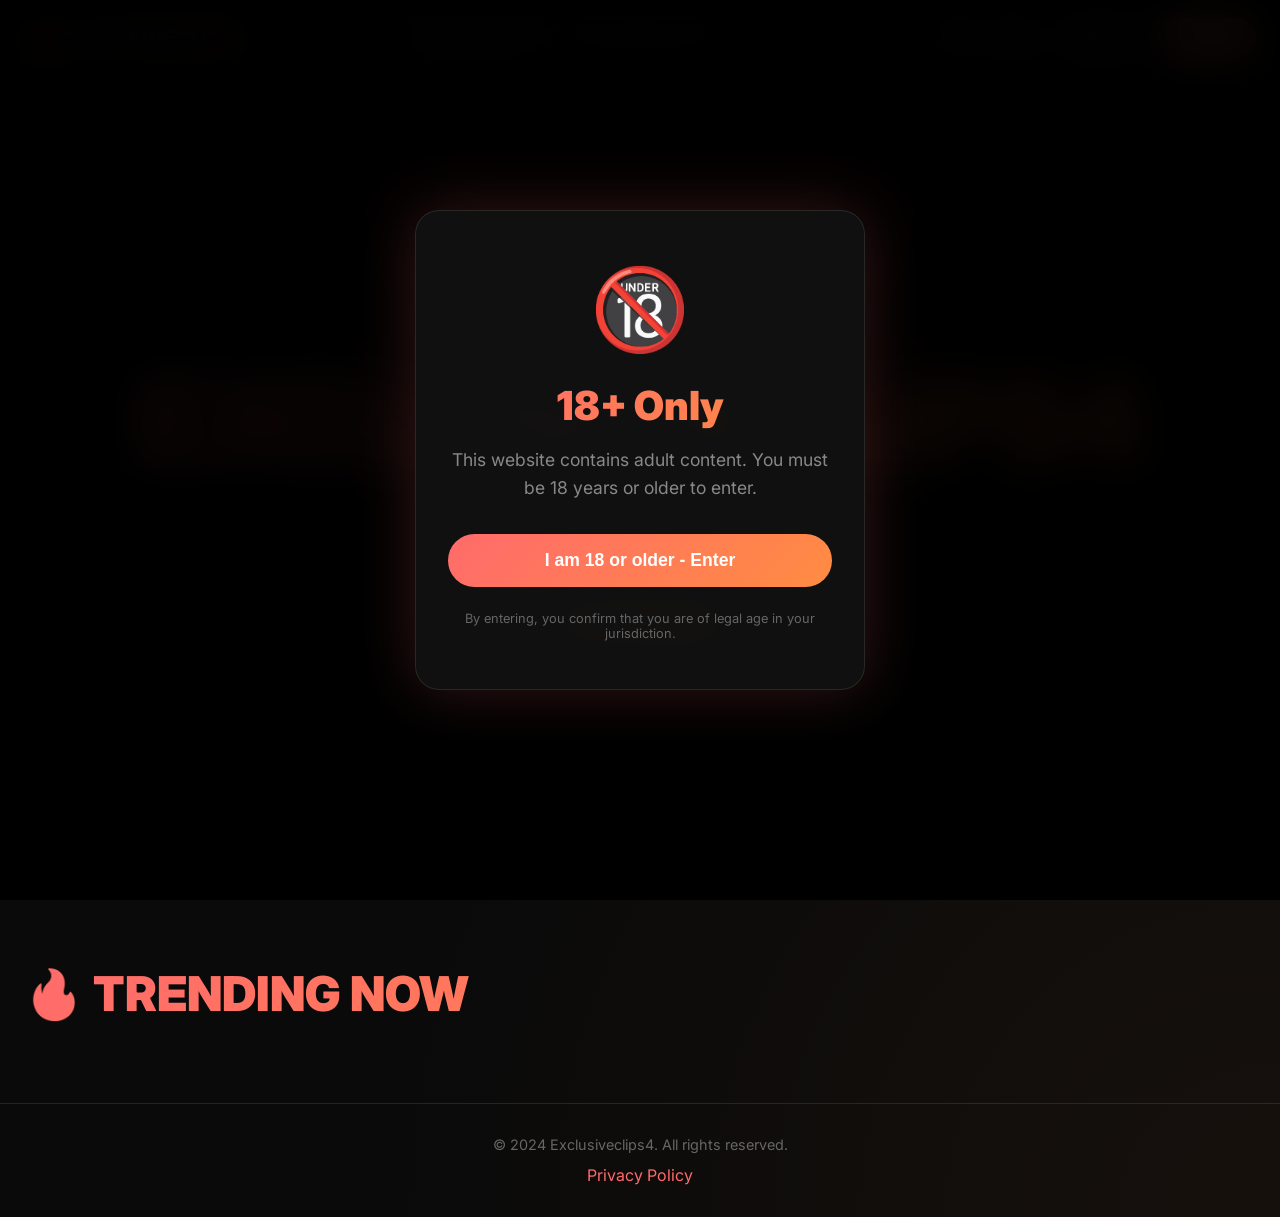
<file: static-site/index.html>
<!DOCTYPE html>
<html lang="en">
<head>
  <meta charset="UTF-8">
  <meta name="viewport" content="width=device-width, initial-scale=1.0, maximum-scale=1.0, user-scalable=no">
  <meta name="description" content="Exclusive premium content streaming platform">
  <meta name="theme-color" content="#0a0a0a">
  <title>Exclusiveclips4 - Premium Streaming</title>
  <link rel="stylesheet" href="styles.css">
  <link href="https://fonts.googleapis.com/css2?family=Inter:wght@400;600;700;900&display=swap" rel="stylesheet">
</head>
<body>
<!-- Age Gate Overlay -->
<div id="ageGateOverlay" class="age-gate-overlay">
  <div class="age-gate-content">
    <div class="age-gate-icon">🔞</div>
    <h2 class="age-gate-title">18+ Only</h2>
    <p class="age-gate-text">This website contains adult content. You must be 18 years or older to enter.</p>
    <button id="enterSiteBtn" class="btn btn-primary btn-large age-gate-btn">
      I am 18 or older - Enter
    </button>
    <p class="age-gate-disclaimer">By entering, you confirm that you are of legal age in your jurisdiction.</p>
  </div>
</div>

<!-- Header -->
<header class="header">
    <div class="header-content">
      <a href="index.html" class="logo">
        <span class="logo-icon">🔥</span>
        <span class="logo-text">EXCLUSIVECLIPS4</span>
      </a>
      
      <div class="search-box">
        <input type="text" id="searchInput" placeholder="Search videos..." class="search-input">
      </div>
      
      <div class="header-actions">
        <!-- Mobile search toggle -->
        <button class="btn-icon mobile-only" id="searchBtn" aria-label="Search">
          <svg xmlns="http://www.w3.org/2000/svg" width="20" height="20" viewBox="0 0 24 24" fill="none" stroke="currentColor" stroke-width="2" stroke-linecap="round" stroke-linejoin="round">
            <circle cx="11" cy="11" r="8"></circle>
            <path d="m21 21-4.3-4.3"></path>
          </svg>
        </button>
        
        <!-- Mobile menu toggle -->
        <button class="btn-icon mobile-only" id="mobileMenuBtn" aria-label="Menu">
          <svg xmlns="http://www.w3.org/2000/svg" width="24" height="24" viewBox="0 0 24 24" fill="none" stroke="currentColor" stroke-width="2" stroke-linecap="round" stroke-linejoin="round">
            <line x1="3" y1="12" x2="21" y2="12"></line>
            <line x1="3" y1="6" x2="21" y2="6"></line>
            <line x1="3" y1="18" x2="21" y2="18"></line>
          </svg>
        </button>
        
        <!-- Desktop buttons -->
        <button class="btn btn-secondary desktop-only">Upload</button>
        <button class="btn btn-primary desktop-only">Sign In</button>
      </div>
    </div>
    <div class="categories" id="categories">
      <!-- Categories will be populated by JS -->
    </div>
  </header>

  <!-- Mobile Menu Overlay -->
  <div class="mobile-menu" id="mobileMenu">
    <div class="mobile-menu-content">
      <button class="mobile-menu-close" id="closeMobileMenu" aria-label="Close menu">
        <svg xmlns="http://www.w3.org/2000/svg" width="24" height="24" viewBox="0 0 24 24" fill="none" stroke="currentColor" stroke-width="2" stroke-linecap="round" stroke-linejoin="round">
          <line x1="18" y1="6" x2="6" y2="18"></line>
          <line x1="6" y1="6" x2="18" y2="18"></line>
        </svg>
      </button>
      <nav class="mobile-nav">
        <a href="index.html" class="mobile-nav-link active">Home</a>
        <a href="#" class="mobile-nav-link">Upload</a>
        <a href="#" class="mobile-nav-link">Sign In</a>
        <a href="privacy-policy.html" class="mobile-nav-link">Privacy Policy</a>
      </nav>
    </div>
  </div>

  <!-- Hero Section -->
  <section class="hero">
    <h1 class="hero-title">
      <span class="gradient-text">EXCLUSIVECLIPS4</span>
    </h1>
    <p class="hero-subtitle">Premium streaming experience with ultra HD quality</p>
    <button class="btn btn-primary btn-large" onclick="scrollToVideos()">
      Explore Now
    </button>
  </section>

  <!-- Videos Section -->
  <section class="videos-section" id="videos-section">
    <h2 class="section-title gradient-text">🔥 TRENDING NOW</h2>
    <div class="video-grid" id="videoGrid">
      <!-- Videos will be populated by JS -->
    </div>
  </section>


  <!-- Video Player Modal -->
  <div class="modal" id="videoModal">
    <div class="modal-content">
      <button class="modal-close" onclick="closeModal()" aria-label="Close video">
        <svg xmlns="http://www.w3.org/2000/svg" width="24" height="24" viewBox="0 0 24 24" fill="none" stroke="currentColor" stroke-width="2" stroke-linecap="round" stroke-linejoin="round">
          <line x1="18" y1="6" x2="6" y2="18"></line>
          <line x1="6" y1="6" x2="18" y2="18"></line>
        </svg>
      </button>
      <div class="video-container" id="videoContainer">
        <!-- Bunny.net responsive embed will be injected here -->
      </div>
      <div class="video-info">
        <h3 id="videoTitle"></h3>
        <div class="video-meta">
          <span id="videoDuration"></span>
          <span id="videoViews"></span>
        </div>
        <div class="video-tags" id="videoTags"></div>
      </div>
    </div>
  </div>

  <!-- Footer -->
  <footer class="footer">
    <div class="footer-content">
      <p>&copy; 2024 Exclusiveclips4. All rights reserved.</p>
      <a href="privacy-policy.html">Privacy Policy</a>
    </div>
  </footer>

  <script src="app.js"></script>
</body>
</html>
</file>
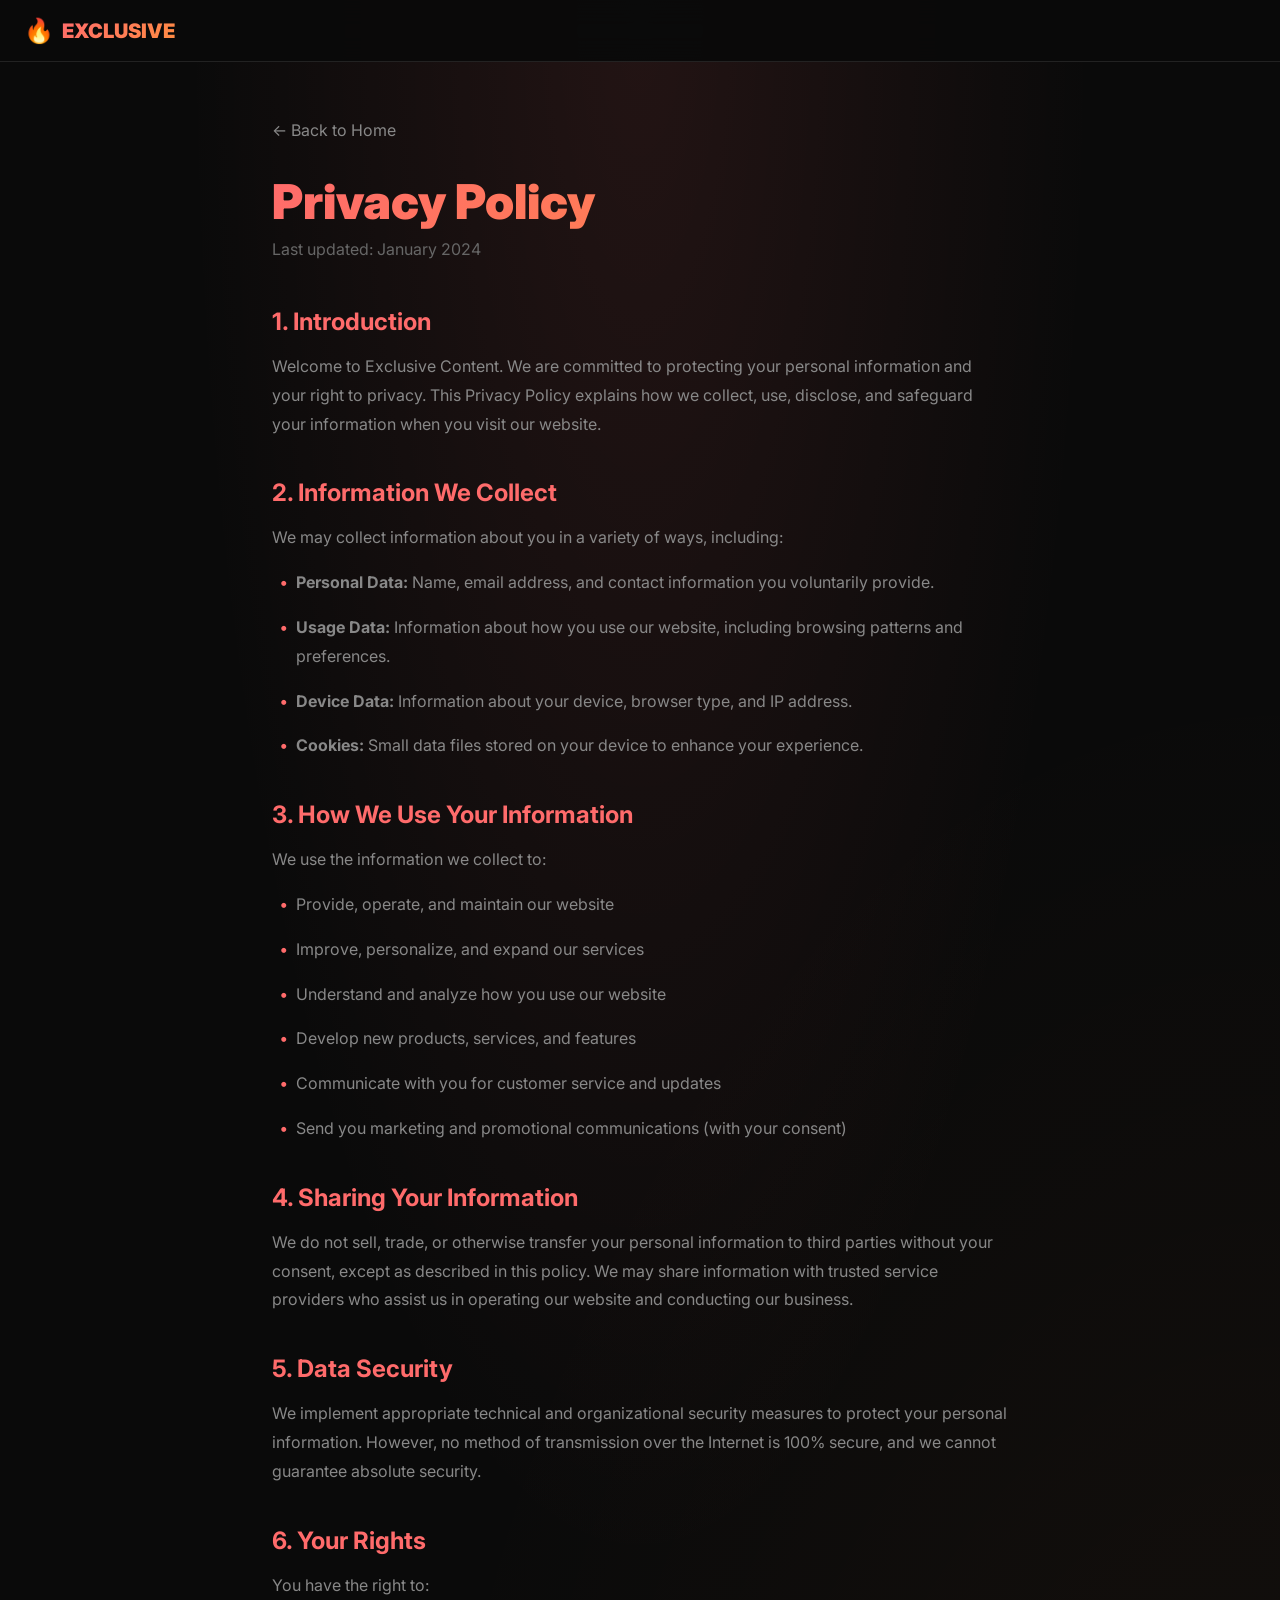
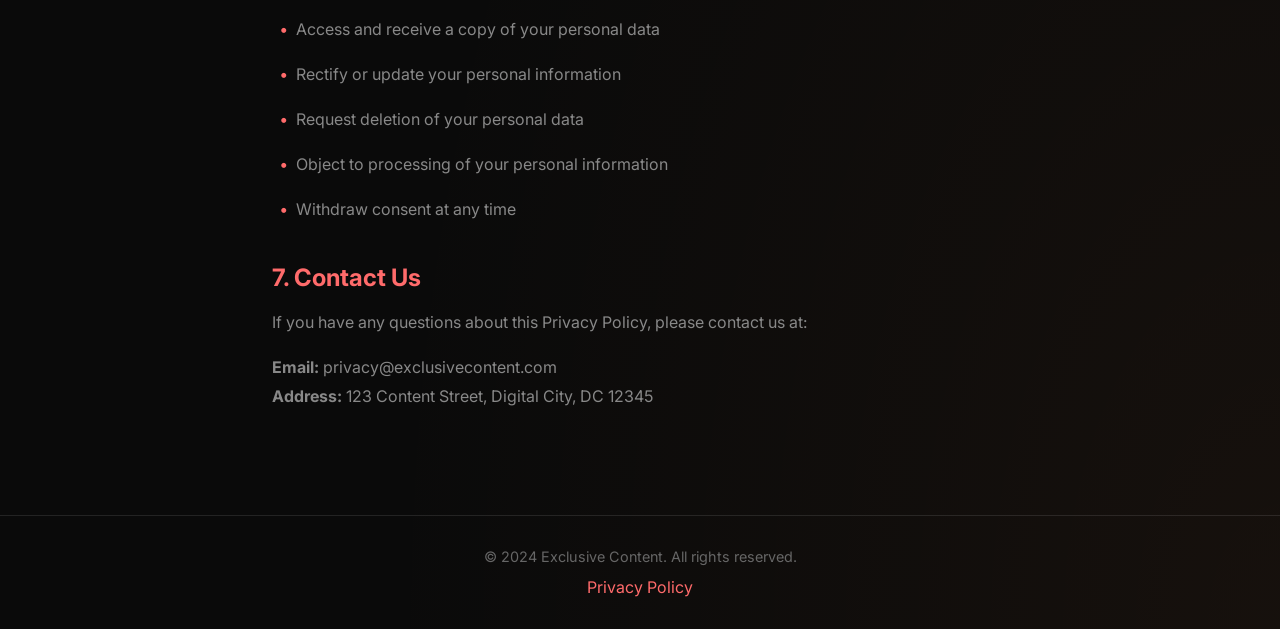
<file: static-site/privacy-policy.html>
<!DOCTYPE html>
<html lang="en">
<head>
  <meta charset="UTF-8">
  <meta name="viewport" content="width=device-width, initial-scale=1.0">
  <meta name="description" content="Privacy Policy for Exclusive Content">
  <title>Privacy Policy - Exclusive Content</title>
  <link rel="stylesheet" href="styles.css">
  <link href="https://fonts.googleapis.com/css2?family=Inter:wght@400;600;700;900&display=swap" rel="stylesheet">
  <style>
    .policy-container {
      max-width: 800px;
      margin: 0 auto;
      padding: 120px 2rem 4rem;
    }
    
    .back-link {
      display: inline-flex;
      align-items: center;
      gap: 0.5rem;
      color: var(--text-secondary);
      text-decoration: none;
      margin-bottom: 2rem;
      transition: var(--transition-fast);
    }
    
    .back-link:hover {
      color: var(--coral);
    }
    
    .policy-title {
      font-size: 3rem;
      font-weight: 900;
      margin-bottom: 0.5rem;
    }
    
    .policy-date {
      color: var(--text-muted);
      margin-bottom: 3rem;
    }
    
    .policy-section {
      margin-bottom: 2.5rem;
    }
    
    .policy-section h2 {
      font-size: 1.5rem;
      font-weight: 700;
      margin-bottom: 1rem;
      color: var(--coral);
    }
    
    .policy-section p,
    .policy-section li {
      color: var(--text-secondary);
      line-height: 1.8;
      margin-bottom: 1rem;
    }
    
    .policy-section ul {
      list-style: none;
      padding-left: 1.5rem;
    }
    
    .policy-section li::before {
      content: "•";
      color: var(--coral);
      font-weight: bold;
      display: inline-block;
      width: 1rem;
      margin-left: -1rem;
    }
  </style>
</head>
<body>
  <!-- Simple Header -->
  <header class="header">
    <div class="header-content">
      <a href="index.html" class="logo">
        <span class="logo-icon">🔥</span>
        <span class="logo-text">EXCLUSIVE</span>
      </a>
    </div>
  </header>

  <main class="policy-container">
    <a href="index.html" class="back-link">
      ← Back to Home
    </a>
    
    <h1 class="policy-title gradient-text">Privacy Policy</h1>
    <p class="policy-date">Last updated: January 2024</p>

    <section class="policy-section">
      <h2>1. Introduction</h2>
      <p>
        Welcome to Exclusive Content. We are committed to protecting your personal 
        information and your right to privacy. This Privacy Policy explains how we 
        collect, use, disclose, and safeguard your information when you visit our website.
      </p>
    </section>

    <section class="policy-section">
      <h2>2. Information We Collect</h2>
      <p>We may collect information about you in a variety of ways, including:</p>
      <ul>
        <li><strong>Personal Data:</strong> Name, email address, and contact information you voluntarily provide.</li>
        <li><strong>Usage Data:</strong> Information about how you use our website, including browsing patterns and preferences.</li>
        <li><strong>Device Data:</strong> Information about your device, browser type, and IP address.</li>
        <li><strong>Cookies:</strong> Small data files stored on your device to enhance your experience.</li>
      </ul>
    </section>

    <section class="policy-section">
      <h2>3. How We Use Your Information</h2>
      <p>We use the information we collect to:</p>
      <ul>
        <li>Provide, operate, and maintain our website</li>
        <li>Improve, personalize, and expand our services</li>
        <li>Understand and analyze how you use our website</li>
        <li>Develop new products, services, and features</li>
        <li>Communicate with you for customer service and updates</li>
        <li>Send you marketing and promotional communications (with your consent)</li>
      </ul>
    </section>

    <section class="policy-section">
      <h2>4. Sharing Your Information</h2>
      <p>
        We do not sell, trade, or otherwise transfer your personal information to 
        third parties without your consent, except as described in this policy. We may 
        share information with trusted service providers who assist us in operating our 
        website and conducting our business.
      </p>
    </section>

    <section class="policy-section">
      <h2>5. Data Security</h2>
      <p>
        We implement appropriate technical and organizational security measures to 
        protect your personal information. However, no method of transmission over 
        the Internet is 100% secure, and we cannot guarantee absolute security.
      </p>
    </section>

    <section class="policy-section">
      <h2>6. Your Rights</h2>
      <p>You have the right to:</p>
      <ul>
        <li>Access and receive a copy of your personal data</li>
        <li>Rectify or update your personal information</li>
        <li>Request deletion of your personal data</li>
        <li>Object to processing of your personal information</li>
        <li>Withdraw consent at any time</li>
      </ul>
    </section>

    <section class="policy-section">
      <h2>7. Contact Us</h2>
      <p>
        If you have any questions about this Privacy Policy, please contact us at:
      </p>
      <p>
        <strong>Email:</strong> privacy@exclusivecontent.com<br>
        <strong>Address:</strong> 123 Content Street, Digital City, DC 12345
      </p>
    </section>
  </main>

  <!-- Footer -->
  <footer class="footer">
    <div class="footer-content">
      <p>&copy; 2024 Exclusive Content. All rights reserved.</p>
      <a href="privacy-policy.html">Privacy Policy</a>
    </div>
  </footer>
</body>
</html>
</file>
<file: static-site/styles.css>
/* ========================================
   EXCLUSIVECLIPS4 - MAIN STYLESHEET
   ======================================== */

/* CSS Variables */
:root {
  --bg-primary: #0a0a0a;
  --bg-secondary: #111111;
  --bg-card: rgba(20, 20, 20, 0.8);
  --text-primary: #ffffff;
  --text-secondary: #888888;
  --text-muted: #666666;
  --coral: #ff6b6b;
  --orange: #ff8c42;
  --border-color: rgba(255, 255, 255, 0.1);
  --glass-bg: rgba(255, 255, 255, 0.05);
  --glass-border: rgba(255, 255, 255, 0.1);
  --shadow-glow: 0 0 30px rgba(255, 107, 107, 0.3);
  --gradient-primary: linear-gradient(135deg, #ff6b6b, #ff8c42);
  --transition-fast: 0.2s ease;
  --transition-medium: 0.3s ease;
  --transition-slow: 0.5s ease;
}

/* Reset & Base */
*, *::before, *::after {
  margin: 0;
  padding: 0;
  box-sizing: border-box;
}

/* ========================================
   AGE GATE OVERLAY
   ======================================== */
.age-gate-overlay {
  position: fixed;
  top: 0;
  left: 0;
  width: 100%;
  height: 100%;
  background: rgba(0, 0, 0, 0.95);
  backdrop-filter: blur(20px);
  -webkit-backdrop-filter: blur(20px);
  z-index: 9999;
  display: flex;
  align-items: center;
  justify-content: center;
  opacity: 1;
  visibility: visible;
  transition: opacity 0.5s ease, visibility 0.5s ease;
}

.age-gate-overlay.hidden {
  opacity: 0;
  visibility: hidden;
  pointer-events: none;
}

.age-gate-content {
  text-align: center;
  padding: 3rem 2rem;
  max-width: 450px;
  background: var(--bg-card);
  border: 1px solid var(--glass-border);
  border-radius: 1.5rem;
  box-shadow: 0 0 60px rgba(255, 107, 107, 0.2);
}

.age-gate-icon {
  font-size: 5rem;
  margin-bottom: 1.5rem;
  animation: pulse 2s ease-in-out infinite;
}

@keyframes pulse {
  0%, 100% { transform: scale(1); }
  50% { transform: scale(1.1); }
}

.age-gate-title {
  font-size: 2.5rem;
  font-weight: 900;
  background: var(--gradient-primary);
  -webkit-background-clip: text;
  -webkit-text-fill-color: transparent;
  background-clip: text;
  margin-bottom: 1rem;
}

.age-gate-text {
  color: var(--text-secondary);
  font-size: 1.1rem;
  margin-bottom: 2rem;
  line-height: 1.6;
}

.age-gate-btn {
  width: 100%;
  padding: 1.25rem 2rem;
  font-size: 1.1rem;
  margin-bottom: 1.5rem;
}

.age-gate-disclaimer {
  color: var(--text-muted);
  font-size: 0.8rem;
}

body.no-scroll {
  overflow: hidden;
}

html {
  scroll-behavior: smooth;
}

body {
  font-family: 'Inter', -apple-system, BlinkMacSystemFont, sans-serif;
  background: var(--bg-primary);
  background-image: 
    radial-gradient(ellipse at top, rgba(255, 107, 107, 0.1) 0%, transparent 50%),
    radial-gradient(ellipse at bottom right, rgba(255, 140, 66, 0.05) 0%, transparent 50%);
  color: var(--text-primary);
  min-height: 100vh;
  -webkit-font-smoothing: antialiased;
  -moz-osx-font-smoothing: grayscale;
  overflow-x: hidden;
}

/* Utility Classes */
.gradient-text {
  background: var(--gradient-primary);
  -webkit-background-clip: text;
  -webkit-text-fill-color: transparent;
  background-clip: text;
}

.mobile-only {
  display: none;
}

.desktop-only {
  display: inline-flex;
}

/* ========================================
   HEADER
   ======================================== */
.header {
  position: fixed;
  top: 0;
  left: 0;
  right: 0;
  z-index: 100;
  background: rgba(10, 10, 10, 0.95);
  backdrop-filter: blur(20px);
  -webkit-backdrop-filter: blur(20px);
  border-bottom: 1px solid var(--border-color);
  padding: 1rem 1.5rem;
}

.header-content {
  display: flex;
  align-items: center;
  justify-content: space-between;
  max-width: 1400px;
  margin: 0 auto;
  gap: 1.5rem;
}

.logo {
  display: flex;
  align-items: center;
  gap: 0.5rem;
  text-decoration: none;
  font-weight: 900;
  font-size: 1.25rem;
  flex-shrink: 0;
}

.logo-icon {
  font-size: 1.5rem;
}

.logo-text {
  background: var(--gradient-primary);
  -webkit-background-clip: text;
  -webkit-text-fill-color: transparent;
  background-clip: text;
}

.search-box {
  flex: 1;
  max-width: 400px;
}

.search-input {
  width: 100%;
  padding: 0.75rem 1.25rem;
  border-radius: 50px;
  border: 1px solid var(--glass-border);
  background: var(--glass-bg);
  color: var(--text-primary);
  font-size: 1rem;
  outline: none;
  transition: var(--transition-fast);
  -webkit-appearance: none;
}

.search-input:focus {
  border-color: var(--coral);
  box-shadow: 0 0 0 3px rgba(255, 107, 107, 0.2);
}

.search-input::placeholder {
  color: var(--text-muted);
}

.header-actions {
  display: flex;
  gap: 0.75rem;
  align-items: center;
}

/* Icon buttons for mobile */
.btn-icon {
  width: 44px;
  height: 44px;
  border-radius: 50%;
  background: var(--glass-bg);
  border: 1px solid var(--glass-border);
  color: var(--text-primary);
  display: flex;
  align-items: center;
  justify-content: center;
  cursor: pointer;
  transition: var(--transition-fast);
  -webkit-tap-highlight-color: transparent;
}

.btn-icon:hover,
.btn-icon:active {
  background: var(--glass-border);
}

/* Categories */
.categories {
  display: flex;
  gap: 0.5rem;
  padding-top: 1rem;
  max-width: 1400px;
  margin: 0 auto;
  overflow-x: auto;
  scrollbar-width: none;
  -webkit-overflow-scrolling: touch;
  padding-bottom: 0.5rem;
}

.categories::-webkit-scrollbar {
  display: none;
}

.category-tag {
  padding: 0.5rem 1rem;
  border-radius: 50px;
  background: var(--glass-bg);
  border: 1px solid var(--glass-border);
  color: var(--text-secondary);
  font-size: 0.85rem;
  cursor: pointer;
  white-space: nowrap;
  transition: var(--transition-fast);
  -webkit-tap-highlight-color: transparent;
}

.category-tag:hover,
.category-tag:active,
.category-tag.active {
  background: var(--gradient-primary);
  color: var(--text-primary);
  border-color: transparent;
}

/* ========================================
   MOBILE MENU
   ======================================== */
.mobile-menu {
  position: fixed;
  top: 0;
  left: 0;
  right: 0;
  bottom: 0;
  z-index: 200;
  background: rgba(0, 0, 0, 0.9);
  backdrop-filter: blur(20px);
  -webkit-backdrop-filter: blur(20px);
  display: none;
  align-items: flex-start;
  justify-content: flex-end;
}

.mobile-menu.active {
  display: flex;
}

.mobile-menu-content {
  width: 280px;
  height: 100%;
  background: var(--bg-secondary);
  padding: 1.5rem;
  animation: slideIn 0.3s ease;
}

@keyframes slideIn {
  from {
    transform: translateX(100%);
  }
  to {
    transform: translateX(0);
  }
}

.mobile-menu-close {
  width: 44px;
  height: 44px;
  border-radius: 50%;
  background: var(--glass-bg);
  border: 1px solid var(--glass-border);
  color: var(--text-primary);
  display: flex;
  align-items: center;
  justify-content: center;
  cursor: pointer;
  margin-bottom: 2rem;
}

.mobile-nav {
  display: flex;
  flex-direction: column;
  gap: 0.5rem;
}

.mobile-nav-link {
  padding: 1rem;
  color: var(--text-secondary);
  text-decoration: none;
  font-size: 1.1rem;
  font-weight: 600;
  border-radius: 12px;
  transition: var(--transition-fast);
}

.mobile-nav-link:hover,
.mobile-nav-link.active {
  background: var(--glass-bg);
  color: var(--text-primary);
}

/* ========================================
   BUTTONS
   ======================================== */
.btn {
  padding: 0.75rem 1.5rem;
  border-radius: 50px;
  border: none;
  font-weight: 600;
  font-size: 0.9rem;
  cursor: pointer;
  transition: var(--transition-fast);
  -webkit-tap-highlight-color: transparent;
  touch-action: manipulation;
}

.btn-primary {
  background: var(--gradient-primary);
  color: var(--text-primary);
}

.btn-primary:hover,
.btn-primary:active {
  transform: translateY(-2px);
  box-shadow: var(--shadow-glow);
}

.btn-secondary {
  background: var(--glass-bg);
  border: 1px solid var(--glass-border);
  color: var(--text-primary);
}

.btn-secondary:hover,
.btn-secondary:active {
  background: var(--glass-border);
}

.btn-large {
  padding: 1rem 2.5rem;
  font-size: 1.1rem;
}

/* ========================================
   HERO SECTION
   ======================================== */
.hero {
  min-height: 100vh;
  display: flex;
  flex-direction: column;
  align-items: center;
  justify-content: center;
  text-align: center;
  padding: 2rem;
  padding-top: 140px;
}

.hero-title {
  font-size: clamp(2.5rem, 10vw, 7rem);
  font-weight: 900;
  line-height: 1.1;
  margin-bottom: 1.5rem;
  text-transform: uppercase;
  letter-spacing: -0.02em;
}

.hero-subtitle {
  font-size: clamp(1rem, 3vw, 1.25rem);
  color: var(--text-secondary);
  margin-bottom: 2.5rem;
  max-width: 500px;
  padding: 0 1rem;
}

/* ========================================
   SECTIONS
   ======================================== */
.videos-section {
  padding: 4rem 1.5rem;
  max-width: 1400px;
  margin: 0 auto;
}

.section-title {
  font-size: clamp(1.5rem, 5vw, 3rem);
  font-weight: 900;
  margin-bottom: 1rem;
}

.section-subtitle {
  color: var(--text-secondary);
  font-size: 1rem;
  margin-bottom: 2rem;
  max-width: 600px;
}

/* ========================================
   VIDEO GRID
   ======================================== */
.video-grid {
  display: grid;
  grid-template-columns: repeat(auto-fill, minmax(280px, 1fr));
  gap: 1.5rem;
}

.video-card {
  position: relative;
  border-radius: 1.25rem;
  overflow: hidden;
  background: var(--bg-card);
  border: 1px solid var(--glass-border);
  cursor: pointer;
  transition: var(--transition-medium);
  -webkit-tap-highlight-color: transparent;
}

.video-card:hover,
.video-card:active {
  transform: translateY(-5px);
  border-color: var(--coral);
  box-shadow: 
    0 0 20px rgba(255, 107, 107, 0.3),
    0 15px 30px rgba(0, 0, 0, 0.4);
}

.video-thumb {
  position: relative;
  height: 180px;
  overflow: hidden;
}

.video-thumb img {
  width: 100%;
  height: 100%;
  object-fit: cover;
  transition: var(--transition-slow);
}

.video-card:hover .video-thumb img {
  transform: scale(1.1);
}

/* Play button overlay */
.play-button-overlay {
  position: absolute;
  top: 50%;
  left: 50%;
  transform: translate(-50%, -50%);
  width: 60px;
  height: 60px;
  background: rgba(255, 107, 107, 0.9);
  border-radius: 50%;
  display: flex;
  align-items: center;
  justify-content: center;
  opacity: 0;
  transition: var(--transition-fast);
}

.play-button-overlay svg {
  width: 24px;
  height: 24px;
  color: white;
  margin-left: 3px;
}

.video-card:hover .play-button-overlay {
  opacity: 1;
}

.video-duration {
  position: absolute;
  top: 0.75rem;
  right: 0.75rem;
  background: rgba(255, 107, 107, 0.9);
  color: var(--text-primary);
  padding: 0.25rem 0.6rem;
  border-radius: 50px;
  font-size: 0.8rem;
  font-weight: 600;
}

.video-overlay {
  position: absolute;
  bottom: 0;
  left: 0;
  right: 0;
  padding: 2.5rem 1.25rem 1.25rem;
  background: linear-gradient(to top, rgba(0, 0, 0, 0.95), transparent);
}

.video-card-title {
  font-size: 0.95rem;
  font-weight: 700;
  margin-bottom: 0.4rem;
  display: -webkit-box;
  -webkit-line-clamp: 2;
  -webkit-box-orient: vertical;
  overflow: hidden;
}

.video-card-views {
  color: var(--text-secondary);
  font-size: 0.8rem;
}

/* Video card wrapper for recommended */
.video-card-wrapper {
  position: relative;
  padding-top: 0.75rem;
}

/* Recommended Badge */
.recommended-badge {
  position: absolute;
  top: 0;
  left: 1rem;
  z-index: 10;
  background: var(--gradient-primary);
  color: var(--text-primary);
  padding: 0.25rem 0.75rem;
  border-radius: 50px;
  font-size: 0.7rem;
  font-weight: 700;
  display: flex;
  align-items: center;
  gap: 0.25rem;
  box-shadow: 0 4px 15px rgba(255, 107, 107, 0.4);
}

/* ========================================
   VIDEO MODAL
   ======================================== */
.modal {
  display: none;
  position: fixed;
  top: 0;
  left: 0;
  right: 0;
  bottom: 0;
  z-index: 1000;
  background: #000000;
  overflow: hidden;
}

.modal.active {
  display: flex;
  align-items: center;
  justify-content: center;
  padding: 0;
}

.modal-content {
  width: 100%;
  height: 100%;
  max-width: 100%;
  margin: 0;
  padding: 0;
  display: flex;
  flex-direction: column;
}

.modal-close {
  position: fixed;
  top: 1rem;
  right: 1rem;
  background: rgba(0, 0, 0, 0.7);
  border: 1px solid rgba(255, 255, 255, 0.2);
  color: var(--text-primary);
  width: 50px;
  height: 50px;
  border-radius: 50%;
  cursor: pointer;
  transition: var(--transition-fast);
  display: flex;
  align-items: center;
  justify-content: center;
  z-index: 1001;
  -webkit-tap-highlight-color: transparent;
}

.modal-close:hover,
.modal-close:active {
  background: var(--coral);
  border-color: var(--coral);
}

.video-container {
  width: 100%;
  height: 100%;
  flex: 1;
  display: flex;
  align-items: center;
  justify-content: center;
  background: #000000;
}

.video-container > div {
  width: 100%;
  height: 100%;
  max-height: 100vh;
}

.video-container iframe {
  background: #000000;
}

.video-info {
  display: none;
}

.video-info h3 {
  font-size: clamp(1.25rem, 4vw, 1.5rem);
  font-weight: 700;
  margin-bottom: 1rem;
}

.video-meta {
  display: flex;
  flex-wrap: wrap;
  gap: 1rem;
  color: var(--text-secondary);
  margin-bottom: 1rem;
  font-size: 0.9rem;
}

.video-tags {
  display: flex;
  flex-wrap: wrap;
  gap: 0.5rem;
}

.video-tag {
  padding: 0.25rem 0.75rem;
  background: var(--glass-bg);
  border: 1px solid var(--glass-border);
  border-radius: 50px;
  font-size: 0.8rem;
  color: var(--text-secondary);
}

/* ========================================
   FOOTER
   ======================================== */
.footer {
  padding: 2rem 1.5rem;
  border-top: 1px solid var(--border-color);
  text-align: center;
}

.footer-content {
  max-width: 1400px;
  margin: 0 auto;
  display: flex;
  flex-direction: column;
  align-items: center;
  gap: 0.75rem;
}

.footer p {
  color: var(--text-muted);
  font-size: 0.9rem;
}

.footer a {
  color: var(--coral);
  text-decoration: none;
  transition: var(--transition-fast);
}

.footer a:hover {
  text-decoration: underline;
}

/* ========================================
   RESPONSIVE - TABLET
   ======================================== */
@media (max-width: 768px) {
  .mobile-only {
    display: inline-flex;
  }
  
  .desktop-only {
    display: none;
  }
  
  .header {
    padding: 0.75rem 1rem;
  }
  
  .header-content {
    gap: 1rem;
  }
  
  .search-box {
    position: absolute;
    top: 100%;
    left: 0;
    right: 0;
    max-width: 100%;
    padding: 1rem;
    background: rgba(10, 10, 10, 0.98);
    border-bottom: 1px solid var(--border-color);
    display: none;
  }
  
  .search-box.mobile-visible {
    display: block;
  }
  
  .logo {
    font-size: 1.1rem;
  }
  
  .logo-icon {
    font-size: 1.25rem;
  }
  
  .hero {
    padding-top: 120px;
  }
  
  .hero-title {
    font-size: 2.25rem;
  }
  
  .video-grid {
    grid-template-columns: repeat(auto-fill, minmax(260px, 1fr));
    gap: 1.25rem;
  }
  
  .video-thumb {
    height: 160px;
  }
  
  .modal-content {
    margin-top: 0;
  }
  
  .modal.active {
    padding: 0;
  }
}

/* ========================================
   RESPONSIVE - MOBILE
   ======================================== */
@media (max-width: 480px) {
  .header {
    padding: 0.75rem;
  }
  
  .header-actions {
    gap: 0.5rem;
  }
  
  .btn-icon {
    width: 40px;
    height: 40px;
  }
  
  .categories {
    gap: 0.4rem;
    padding-left: 0;
    padding-right: 0;
  }
  
  .category-tag {
    padding: 0.4rem 0.8rem;
    font-size: 0.8rem;
  }
  
  .hero {
    padding: 1.5rem;
    padding-top: 110px;
    min-height: auto;
    padding-bottom: 3rem;
  }
  
  .hero-title {
    font-size: 2rem;
  }
  
  .hero-subtitle {
    font-size: 0.95rem;
    margin-bottom: 2rem;
  }
  
  .btn-large {
    padding: 0.875rem 2rem;
    font-size: 1rem;
  }
  
  .videos-section {
    padding: 2.5rem 1rem;
  }
  
  .section-title {
    font-size: 1.35rem;
  }
  
  .section-subtitle {
    font-size: 0.9rem;
    margin-bottom: 1.5rem;
  }
  
  .video-grid {
    grid-template-columns: 1fr;
    gap: 1rem;
  }
  
  .video-card {
    border-radius: 1rem;
  }
  
  .video-thumb {
    height: 200px;
  }
  
  .play-button-overlay {
    opacity: 1;
    width: 50px;
    height: 50px;
  }
  
  .play-button-overlay svg {
    width: 20px;
    height: 20px;
  }
  
  .modal-content {
    margin-top: 0;
  }
  
  .modal-close {
    width: 44px;
    height: 44px;
    top: 0.75rem;
    right: 0.75rem;
  }
  
  .video-container {
    border-radius: 0;
  }
  
  .video-info {
    padding: 1rem 0;
  }
  
  .video-info h3 {
    font-size: 1.1rem;
  }
  
  .footer {
    padding: 1.5rem 1rem;
  }
}

/* ========================================
   NO VIDEOS MESSAGE
   ======================================== */
.no-videos {
  text-align: center;
  padding: 3rem 1.5rem;
  color: var(--text-secondary);
  font-size: 1.1rem;
  grid-column: 1 / -1;
}

/* ========================================
   TOUCH DEVICE OPTIMIZATIONS
   ======================================== */
@media (hover: none) and (pointer: coarse) {
  .video-card:hover {
    transform: none;
  }
  
  .video-card:active {
    transform: scale(0.98);
  }
  
  .btn-primary:hover {
    transform: none;
  }
  
  .play-button-overlay {
    opacity: 1;
  }
}
</file>
